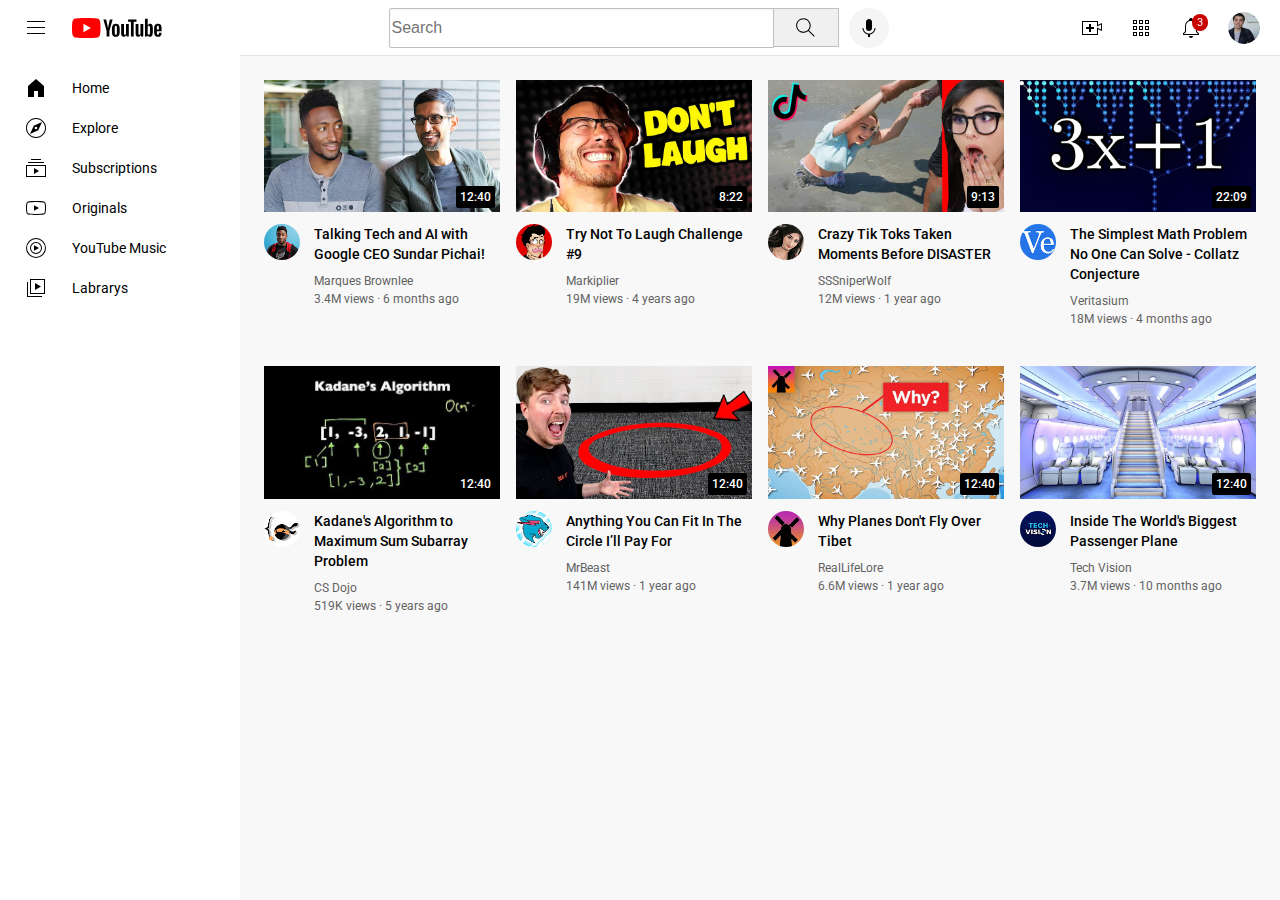
<file: index.html>
<!DOCTYPE html>
<html lang="en">

<head>
  <meta charset="UTF-8">
  <meta name="viewport" content="width=device-width, initial-scale=1.0">
  <title>First-website</title>
  <link rel="preconnect" href="https://fonts.googleapis.com">
  <link rel="preconnect" href="https://fonts.gstatic.com" crossorigin>
  <link href="https://fonts.googleapis.com/css2?family=Roboto:ital,wght@0,100..900;1,100..900&display=swap"
    rel="stylesheet">
  <link rel="stylesheet" href="styles/header.css">
  <link rel="stylesheet" href="styles/general.css">
  <link rel="stylesheet" href="styles/sidebar.css">
  <link rel="stylesheet" href="styles/video.css">
</head>

<body>
  <header class="header">
    <div class="left-section">
      <img class="hamburger-menu" src="icons/hamburger-menu.svg" alt="">
      <img class="youtube-logo" src="icons/youtube-logo.svg" alt="">
    </div>

    <div class="middle-section">
      <input class="search-bar" type="text" placeholder="Search">
      <button class="search-button">
        <img class="search-icon" src="icons/search.svg" alt="">
        <div class="tooltip">Search</div>
      </button>
      <button class="voice-search-button">
        <img class="voice-search-icon" src="icons/voice-search-icon.svg" alt="">
        <div class="tooltip">Search width your voice</div>
      </button>
    </div>

    <div class="right-section">
      <div class="upload-icon-container">
        <img class="upload-icon" src="icons/upload.svg" alt="">
        <div class="tooltip">Create</div>
      </div>

      <div class="youtube-apps-icon-container">
        <img class="youtube-apps-icon" src="icons/youtube-apps.svg" alt="">
        <div class="tooltip">YouTube Apps</div>
      </div>

      <div class="notifications-icon-container">
        <img class="notifications-icon" src="icons/notifications.svg" alt="">
        <div class="notifications-count">3</div>
        <div class="tooltip">Notifications</div>
      </div>

      <img class="current-user-picture" src="channel-pictures/my-channel.jpeg" alt="">
    </div>
  </header>

  <nav class="sidebar">
    <div class="sidebar-link">
      <img src="icons/home.svg" alt="">
      <div>Home</div>
    </div>
    <div class="sidebar-link">
      <img src="icons/explore.svg" alt="">
      <div>Explore</div>
    </div>
    <div class="sidebar-link">
      <img src="icons/subscriptions.svg" alt="">
      <div>Subscriptions</div>
    </div>
    <div class="sidebar-link">
      <img src="icons/originals.svg" alt="">
      <div>Originals</div>
    </div>
    <div class="sidebar-link">
      <img src="icons/youtube-music.svg" alt="">
      <div>YouTube Music</div>
    </div>
    <div class="sidebar-link">
      <img src="icons/library.svg" alt="">
      <div>Labrarys</div>
    </div>
  </nav>

  <main>
    <section class="video-grid">
      <div class="video-preview">
        <div class="thumbnail-row">
          <a class="video-link" href="https://www.youtube.com/watch?v=n2RNcPRtAiY">
            <img class="thumbnail" src="thumbnails/thumbnail-1.webp" alt="">
          </a>
          <div class="video-time">12:40</div>
        </div>
        <div class="video-info-grid">
          <div class="channel-picture">
            <div class="profile-picture-container">
              <a class="video-link" href="https://www.youtube.com/watch?v=n2RNcPRtAiY">
                <img class="profile-picture" src="channel-pictures/channel-1.jpeg" alt="">
              </a>
              <div class="channel-tooltip">
                <img class="channel-tooltip-picture" src="channel-pictures/channel-1.jpeg" alt="">
                <div>
                  <div class="channel-tooltip-name">
                    Marques Brownlee
                  </div>
                  <div class="channel-tooltip-stats">
                    15M Subscribers
                  </div>
                </div>
              </div>
            </div>
          </div>
          <div class="video-info">
            <p class="video-title">
              <a class="video-link" href="https://www.youtube.com/watch?v=n2RNcPRtAiY">
                Talking Tech and AI with Google CEO Sundar Pichai!
              </a>
            </p>
            <p class="video-author">
              Marques Brownlee
            </p>
            <p class="video-stats">
              3.4M views · 6 months ago
            </p>
          </div>
        </div>
      </div>
      <div class="video-preview">
        <div class="thumbnail-row">
          <a class="video-link" href="https://www.youtube.com/watch?v=mP0RAo9SKZk">
            <img class="thumbnail" src="thumbnails/thumbnail-2.webp" alt="">
          </a>
          <div class="video-time">8:22</div>
        </div>
        <div class="video-info-grid">
          <div class="channel-picture">
            <div class="profile-picture-container">
              <a class="video-link" href="https://www.youtube.com/watch?v=mP0RAo9SKZk">
                <img class="profile-picture" src="channel-pictures/channel-2.jpeg" alt="">
              </a>
              <div class="channel-tooltip">
                <img class="channel-tooltip-picture" src="channel-pictures/channel-2.jpeg" alt="">
                <div>
                  <div class="channel-tooltip-name">
                    Markiplier
                  </div>
                  <div class="channel-tooltip-stats">
                    13M Subscribers
                  </div>
                </div>
              </div>
            </div>
          </div>
          <div class="video-info">
            <p class="video-title">
              <a class="video-link" href="https://www.youtube.com/watch?v=mP0RAo9SKZk">
                Try Not To Laugh Challenge #9
              </a>
            </p>
            <p class="video-author">
              Markiplier
            </p>
            <p class="video-stats">
              19M views · 4 years ago
            </p>
          </div>
        </div>
      </div>
      <div class="video-preview">
        <div class="thumbnail-row">
          <a class="video-link" href="https://www.youtube.com/watch?v=FgjPQQeTh1w">
            <img class="thumbnail" src="thumbnails/thumbnail-3.webp" alt="">
          </a>
          <div class="video-time">9:13</div>
        </div>
        <div class="video-info-grid">
          <div class="channel-picture">
            <div class="profile-picture-container">
              <a class="video-link" href="https://www.youtube.com/watch?v=FgjPQQeTh1w">
                <img class="profile-picture" src="channel-pictures/channel-3.jpeg" alt="">
              </a>
              <div class="channel-tooltip">
                <img class="channel-tooltip-picture" src="channel-pictures/channel-3.jpeg" alt="">
                <div>
                  <div class="channel-tooltip-name">
                    SSSniperWolf
                  </div>
                  <div class="channel-tooltip-stats">
                    14M Subscribers
                  </div>
                </div>
              </div>
            </div>
          </div>
          <div class="video-info">
            <p class="video-title">
              <a class="video-link" href="https://www.youtube.com/watch?v=FgjPQQeTh1w">
                Crazy Tik Toks Taken Moments Before DISASTER
              </a>
            </p>
            <p class="video-author">
              SSSniperWolf
            </p>
            <p class="video-stats">
              12M views · 1 year ago
            </p>
          </div>
        </div>
      </div>
      <div class="video-preview">
        <div class="thumbnail-row">
          <a class="video-link" href="https://www.youtube.com/watch?v=094y1Z2wpJg">
            <img class="thumbnail" src="thumbnails/thumbnail-4.webp" alt="">
          </a>
          <div class="video-time">22:09</div>
        </div>
        <div class="video-info-grid">
          <div class="channel-picture">
            <div class="profile-picture-container">
              <a class="video-link" href="https://www.youtube.com/watch?v=094y1Z2wpJg">
                <img class="profile-picture" src="channel-pictures/channel-4.jpeg" alt="">
              </a>
              <div class="channel-tooltip">
                <img class="channel-tooltip-picture" src="channel-pictures/channel-4.jpeg" alt="">
                <div>
                  <div class="channel-tooltip-name">
                    Veritasium
                  </div>
                  <div class="channel-tooltip-stats">
                    18M Subscribers
                  </div>
                </div>
              </div>
            </div>
          </div>
          <div class="video-info">
            <p class="video-title">
              <a class="video-link" href="https://www.youtube.com/watch?v=094y1Z2wpJg">
                The Simplest Math Problem No One Can Solve - Collatz Conjecture
              </a>
            </p>
            <p class="video-author">
              Veritasium
            </p>
            <p class="video-stats">
              18M views · 4 months ago
            </p>
          </div>
        </div>
      </div>
      <div class="video-preview">
        <div class="thumbnail-row">
          <a class="video-link" href="https://www.youtube.com/watch?v=86CQq3pKSUw">
            <img class="thumbnail" src="thumbnails/thumbnail-5.webp" alt="">
          </a>
          <div class="video-time">12:40</div>
        </div>
        <div class="video-info-grid">
          <div class="channel-picture">
            <div class="profile-picture-container">
              <a class="video-link" href="https://www.youtube.com/watch?v=86CQq3pKSUw">
                <img class="profile-picture" src="channel-pictures/channel-5.jpeg" alt="">
              </a>
              <div class="channel-tooltip">
                <img class="channel-tooltip-picture" src="channel-pictures/channel-5.jpeg" alt="">
                <div>
                  <div class="channel-tooltip-name">
                    CS Dojo
                  </div>
                  <div class="channel-tooltip-stats">
                    5M Subscribers
                  </div>
                </div>
              </div>
            </div>
          </div>
          <div class="video-info">
            <p class="video-title">
              <a class="video-link" href="https://www.youtube.com/watch?v=86CQq3pKSUw">
                Kadane's Algorithm to Maximum Sum Subarray Problem
              </a>
            </p>
            <p class="video-author">
              CS Dojo
            </p>
            <p class="video-stats">
              519K views · 5 years ago
            </p>
          </div>
        </div>
      </div>
      <div class="video-preview">
        <div class="thumbnail-row"> 
          <a class="video-link" href="https://www.youtube.com/watch?v=yXWw0_UfSFg">
            <img class="thumbnail" src="thumbnails/thumbnail-6.webp" alt="">
          </a>
          <div class="video-time">12:40</div>
        </div>
        <div class="video-info-grid">
          <div class="channel-picture">
            <div class="profile-picture-container">
              <a class="video-link" href="https://www.youtube.com/watch?v=yXWw0_UfSFg">
                <img class="profile-picture" src="channel-pictures/channel-6.jpeg" alt="">
              </a>
              <div class="channel-tooltip">
                <img class="channel-tooltip-picture" src="channel-pictures/channel-6.jpeg" alt="">
                <div>
                  <div class="channel-tooltip-name">
                    MrBeast
                  </div>
                  <div class="channel-tooltip-stats">
                    15M Subscribers
                  </div>
                </div>
              </div>
            </div>
          </div>
          <div class="video-info">
            <p class="video-title">
              <a class="video-link" href="https://www.youtube.com/watch?v=yXWw0_UfSFg">
                Anything You Can Fit In The Circle I’ll Pay For
              </a>
            </p>
            <p class="video-author">
              MrBeast
            </p>
            <p class="video-stats">
              141M views · 1 year ago
            </p>
          </div>
        </div>
      </div>
      <div class="video-preview">
        <div class="thumbnail-row"> 
          <a class="video-link" href="https://www.youtube.com/watch?v=fNVa1qMbF9Y">
            <img class="thumbnail" src="thumbnails/thumbnail-7.webp" alt="">
          </a>
          <div class="video-time">12:40</div>
        </div>
        <div class="video-info-grid">
          <div class="channel-picture">
            <div class="profile-picture-container">
              <a class="video-link" href="https://www.youtube.com/watch?v=fNVa1qMbF9Y">
                <img class="profile-picture" src="channel-pictures/channel-7.jpeg" alt="">
              </a>
              <div class="channel-tooltip">
                <img class="channel-tooltip-picture" src="channel-pictures/channel-7.jpeg" alt="">
                <div>
                  <div class="channel-tooltip-name">
                    RealLifeLore
                  </div>
                  <div class="channel-tooltip-stats">
                    15M Subscribers
                  </div>
                </div>
              </div>
            </div>
          </div>
          <div class="video-info">
            <p class="video-title">
              <a class="video-link" href="https://www.youtube.com/watch?v=fNVa1qMbF9Y">
                Why Planes Don't Fly Over Tibet
              </a>
            </p>
            <p class="video-author">
              RealLifeLore
            </p>
            <p class="video-stats">
              6.6M views · 1 year ago
            </p>
          </div>
        </div>
      </div>
      <div class="video-preview">
        <div class="thumbnail-row"> 
          <a class="video-link" href="https://www.youtube.com/watch?v=lFm4EM1juls">
            <img class="thumbnail" src="thumbnails/thumbnail-8.webp" alt="">
          </a>
          <div class="video-time">12:40</div>
        </div>
        <div class="video-info-grid">
          <div class="channel-picture">
            <div class="profile-picture-container">
              <a class="video-link" href="https://www.youtube.com/watch?v=lFm4EM1juls">
                <img class="profile-picture" src="channel-pictures/channel-8.jpeg" alt="">
              </a>
              <div class="channel-tooltip">
                <img class="channel-tooltip-picture" src="channel-pictures/channel-8.jpeg" alt="">
                <div>
                  <div class="channel-tooltip-name">
                    Tech Vision
                  </div>
                  <div class="channel-tooltip-stats">
                    45M Subscribers
                  </div>
                </div>
              </div>
            </div>
          </div>
          <div class="video-info">
            <p class="video-title">
              <a class="video-link" href="https://www.youtube.com/watch?v=lFm4EM1juls">
                Inside The World's Biggest Passenger Plane
              </a>
            </p>
            <p class="video-author">
              Tech Vision
            </p>
            <p class="video-stats">
              3.7M views · 10 months ago
            </p>
          </div>
        </div>
      </div>
      
    </section>
  </main>
</body>

</html>
</file>
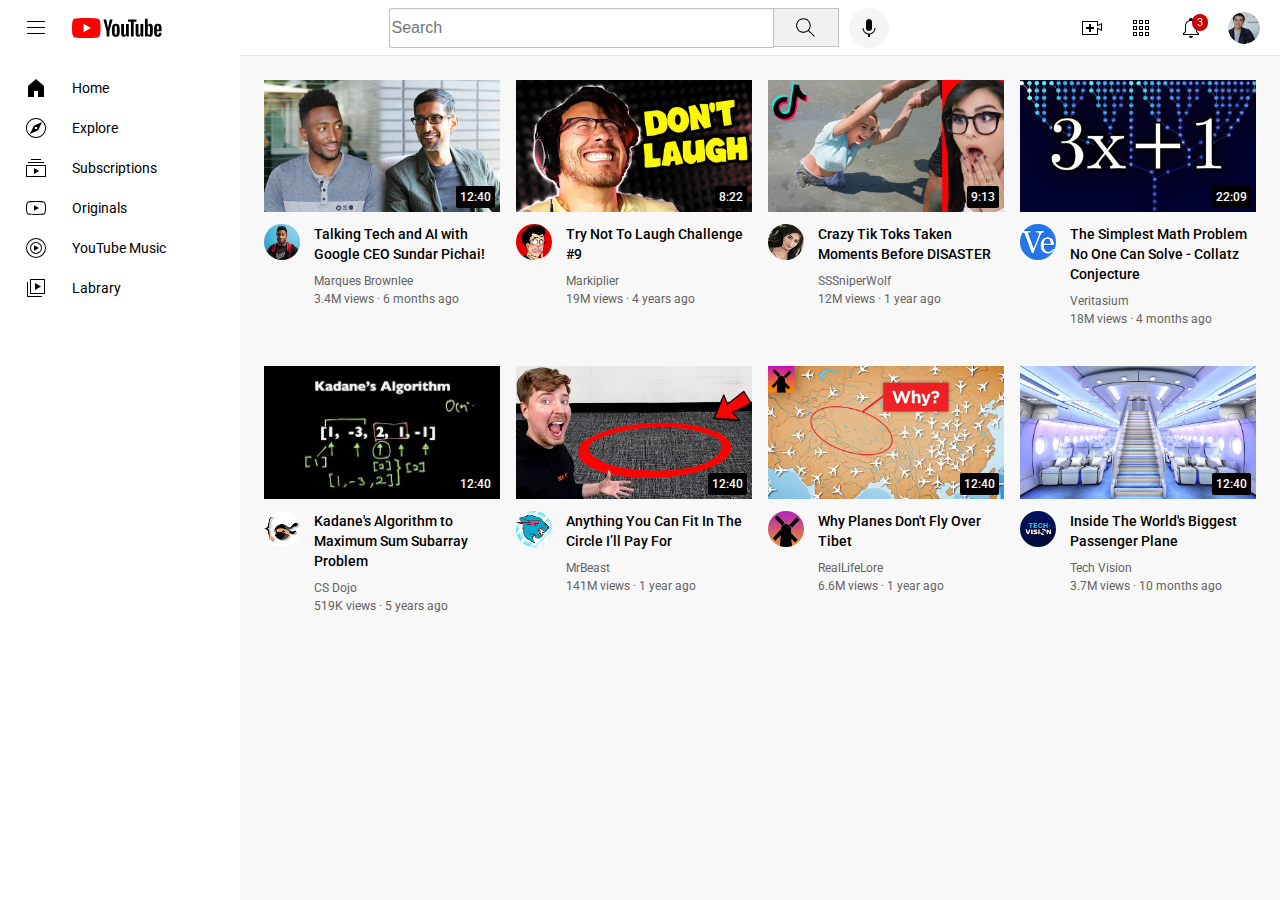
<file: youtube.html>
<!DOCTYPE html>
<html lang="en">

<head>
  <meta charset="UTF-8">
  <meta name="viewport" content="width=device-width, initial-scale=1.0">
  <title>Document</title>
  <link rel="preconnect" href="https://fonts.googleapis.com">
  <link rel="preconnect" href="https://fonts.gstatic.com" crossorigin>
  <link href="https://fonts.googleapis.com/css2?family=Roboto:ital,wght@0,100..900;1,100..900&display=swap"
    rel="stylesheet">
  <link rel="stylesheet" href="styles/header.css">
  <link rel="stylesheet" href="styles/general.css">
  <link rel="stylesheet" href="styles/sidebar.css">
  <link rel="stylesheet" href="styles/video.css">
</head>

<body>
  <header class="header">
    <div class="left-section">
      <img class="hamburger-menu" src="icons/hamburger-menu.svg" alt="">
      <img class="youtube-logo" src="icons/youtube-logo.svg" alt="">
    </div>

    <div class="middle-section">
      <input class="search-bar" type="text" placeholder="Search">
      <button class="search-button">
        <img class="search-icon" src="icons/search.svg" alt="">
        <div class="tooltip">Search</div>
      </button>
      <button class="voice-search-button">
        <img class="voice-search-icon" src="icons/voice-search-icon.svg" alt="">
        <div class="tooltip">Search width your voice</div>
      </button>
    </div>

    <div class="right-section">
      <div class="upload-icon-container">
        <img class="upload-icon" src="icons/upload.svg" alt="">
        <div class="tooltip">Create</div>
      </div>

      <div class="youtube-apps-icon-container">
        <img class="youtube-apps-icon" src="icons/youtube-apps.svg" alt="">
        <div class="tooltip">YouTube Apps</div>
      </div>

      <div class="notifications-icon-container">
        <img class="notifications-icon" src="icons/notifications.svg" alt="">
        <div class="notifications-count">3</div>
        <div class="tooltip">Notifications</div>
      </div>

      <img class="current-user-picture" src="channel-pictures/my-channel.jpeg" alt="">
    </div>
  </header>

  <nav class="sidebar">
    <div class="sidebar-link">
      <img src="icons/home.svg" alt="">
      <div>Home</div>
    </div>
    <div class="sidebar-link">
      <img src="icons/explore.svg" alt="">
      <div>Explore</div>
    </div>
    <div class="sidebar-link">
      <img src="icons/subscriptions.svg" alt="">
      <div>Subscriptions</div>
    </div>
    <div class="sidebar-link">
      <img src="icons/originals.svg" alt="">
      <div>Originals</div>
    </div>
    <div class="sidebar-link">
      <img src="icons/youtube-music.svg" alt="">
      <div>YouTube Music</div>
    </div>
    <div class="sidebar-link">
      <img src="icons/library.svg" alt="">
      <div>Labrary</div>
    </div>
  </nav>

  <main>
    <section class="video-grid">
      <div class="video-preview">
        <div class="thumbnail-row">
          <a class="video-link" href="https://www.youtube.com/watch?v=n2RNcPRtAiY">
            <img class="thumbnail" src="thumbnails/thumbnail-1.webp" alt="">
          </a>
          <div class="video-time">12:40</div>
        </div>
        <div class="video-info-grid">
          <div class="channel-picture">
            <div class="profile-picture-container">
              <a class="video-link" href="https://www.youtube.com/watch?v=n2RNcPRtAiY">
                <img class="profile-picture" src="channel-pictures/channel-1.jpeg" alt="">
              </a>
              <div class="channel-tooltip">
                <img class="channel-tooltip-picture" src="channel-pictures/channel-1.jpeg" alt="">
                <div>
                  <div class="channel-tooltip-name">
                    Marques Brownlee
                  </div>
                  <div class="channel-tooltip-stats">
                    15M Subscribers
                  </div>
                </div>
              </div>
            </div>
          </div>
          <div class="video-info">
            <p class="video-title">
              <a class="video-link" href="https://www.youtube.com/watch?v=n2RNcPRtAiY">
                Talking Tech and AI with Google CEO Sundar Pichai!
              </a>
            </p>
            <p class="video-author">
              Marques Brownlee
            </p>
            <p class="video-stats">
              3.4M views · 6 months ago
            </p>
          </div>
        </div>
      </div>
      <div class="video-preview">
        <div class="thumbnail-row">
          <a class="video-link" href="https://www.youtube.com/watch?v=mP0RAo9SKZk">
            <img class="thumbnail" src="thumbnails/thumbnail-2.webp" alt="">
          </a>
          <div class="video-time">8:22</div>
        </div>
        <div class="video-info-grid">
          <div class="channel-picture">
            <div class="profile-picture-container">
              <a class="video-link" href="https://www.youtube.com/watch?v=mP0RAo9SKZk">
                <img class="profile-picture" src="channel-pictures/channel-2.jpeg" alt="">
              </a>
              <div class="channel-tooltip">
                <img class="channel-tooltip-picture" src="channel-pictures/channel-2.jpeg" alt="">
                <div>
                  <div class="channel-tooltip-name">
                    Markiplier
                  </div>
                  <div class="channel-tooltip-stats">
                    13M Subscribers
                  </div>
                </div>
              </div>
            </div>
          </div>
          <div class="video-info">
            <p class="video-title">
              <a class="video-link" href="https://www.youtube.com/watch?v=mP0RAo9SKZk">
                Try Not To Laugh Challenge #9
              </a>
            </p>
            <p class="video-author">
              Markiplier
            </p>
            <p class="video-stats">
              19M views · 4 years ago
            </p>
          </div>
        </div>
      </div>
      <div class="video-preview">
        <div class="thumbnail-row">
          <a class="video-link" href="https://www.youtube.com/watch?v=FgjPQQeTh1w">
            <img class="thumbnail" src="thumbnails/thumbnail-3.webp" alt="">
          </a>
          <div class="video-time">9:13</div>
        </div>
        <div class="video-info-grid">
          <div class="channel-picture">
            <div class="profile-picture-container">
              <a class="video-link" href="https://www.youtube.com/watch?v=FgjPQQeTh1w">
                <img class="profile-picture" src="channel-pictures/channel-3.jpeg" alt="">
              </a>
              <div class="channel-tooltip">
                <img class="channel-tooltip-picture" src="channel-pictures/channel-3.jpeg" alt="">
                <div>
                  <div class="channel-tooltip-name">
                    SSSniperWolf
                  </div>
                  <div class="channel-tooltip-stats">
                    14M Subscribers
                  </div>
                </div>
              </div>
            </div>
          </div>
          <div class="video-info">
            <p class="video-title">
              <a class="video-link" href="https://www.youtube.com/watch?v=FgjPQQeTh1w">
                Crazy Tik Toks Taken Moments Before DISASTER
              </a>
            </p>
            <p class="video-author">
              SSSniperWolf
            </p>
            <p class="video-stats">
              12M views · 1 year ago
            </p>
          </div>
        </div>
      </div>
      <div class="video-preview">
        <div class="thumbnail-row">
          <a class="video-link" href="https://www.youtube.com/watch?v=094y1Z2wpJg">
            <img class="thumbnail" src="thumbnails/thumbnail-4.webp" alt="">
          </a>
          <div class="video-time">22:09</div>
        </div>
        <div class="video-info-grid">
          <div class="channel-picture">
            <div class="profile-picture-container">
              <a class="video-link" href="https://www.youtube.com/watch?v=094y1Z2wpJg">
                <img class="profile-picture" src="channel-pictures/channel-4.jpeg" alt="">
              </a>
              <div class="channel-tooltip">
                <img class="channel-tooltip-picture" src="channel-pictures/channel-4.jpeg" alt="">
                <div>
                  <div class="channel-tooltip-name">
                    Veritasium
                  </div>
                  <div class="channel-tooltip-stats">
                    18M Subscribers
                  </div>
                </div>
              </div>
            </div>
          </div>
          <div class="video-info">
            <p class="video-title">
              <a class="video-link" href="https://www.youtube.com/watch?v=094y1Z2wpJg">
                The Simplest Math Problem No One Can Solve - Collatz Conjecture
              </a>
            </p>
            <p class="video-author">
              Veritasium
            </p>
            <p class="video-stats">
              18M views · 4 months ago
            </p>
          </div>
        </div>
      </div>
      <div class="video-preview">
        <div class="thumbnail-row">
          <a class="video-link" href="https://www.youtube.com/watch?v=86CQq3pKSUw">
            <img class="thumbnail" src="thumbnails/thumbnail-5.webp" alt="">
          </a>
          <div class="video-time">12:40</div>
        </div>
        <div class="video-info-grid">
          <div class="channel-picture">
            <div class="profile-picture-container">
              <a class="video-link" href="https://www.youtube.com/watch?v=86CQq3pKSUw">
                <img class="profile-picture" src="channel-pictures/channel-5.jpeg" alt="">
              </a>
              <div class="channel-tooltip">
                <img class="channel-tooltip-picture" src="channel-pictures/channel-5.jpeg" alt="">
                <div>
                  <div class="channel-tooltip-name">
                    CS Dojo
                  </div>
                  <div class="channel-tooltip-stats">
                    5M Subscribers
                  </div>
                </div>
              </div>
            </div>
          </div>
          <div class="video-info">
            <p class="video-title">
              <a class="video-link" href="https://www.youtube.com/watch?v=86CQq3pKSUw">
                Kadane's Algorithm to Maximum Sum Subarray Problem
              </a>
            </p>
            <p class="video-author">
              CS Dojo
            </p>
            <p class="video-stats">
              519K views · 5 years ago
            </p>
          </div>
        </div>
      </div>
      <div class="video-preview">
        <div class="thumbnail-row"> 
          <a class="video-link" href="https://www.youtube.com/watch?v=yXWw0_UfSFg">
            <img class="thumbnail" src="thumbnails/thumbnail-6.webp" alt="">
          </a>
          <div class="video-time">12:40</div>
        </div>
        <div class="video-info-grid">
          <div class="channel-picture">
            <div class="profile-picture-container">
              <a class="video-link" href="https://www.youtube.com/watch?v=yXWw0_UfSFg">
                <img class="profile-picture" src="channel-pictures/channel-6.jpeg" alt="">
              </a>
              <div class="channel-tooltip">
                <img class="channel-tooltip-picture" src="channel-pictures/channel-6.jpeg" alt="">
                <div>
                  <div class="channel-tooltip-name">
                    MrBeast
                  </div>
                  <div class="channel-tooltip-stats">
                    15M Subscribers
                  </div>
                </div>
              </div>
            </div>
          </div>
          <div class="video-info">
            <p class="video-title">
              <a class="video-link" href="https://www.youtube.com/watch?v=yXWw0_UfSFg">
                Anything You Can Fit In The Circle I’ll Pay For
              </a>
            </p>
            <p class="video-author">
              MrBeast
            </p>
            <p class="video-stats">
              141M views · 1 year ago
            </p>
          </div>
        </div>
      </div>
      <div class="video-preview">
        <div class="thumbnail-row"> 
          <a class="video-link" href="https://www.youtube.com/watch?v=fNVa1qMbF9Y">
            <img class="thumbnail" src="thumbnails/thumbnail-7.webp" alt="">
          </a>
          <div class="video-time">12:40</div>
        </div>
        <div class="video-info-grid">
          <div class="channel-picture">
            <div class="profile-picture-container">
              <a class="video-link" href="https://www.youtube.com/watch?v=fNVa1qMbF9Y">
                <img class="profile-picture" src="channel-pictures/channel-7.jpeg" alt="">
              </a>
              <div class="channel-tooltip">
                <img class="channel-tooltip-picture" src="channel-pictures/channel-7.jpeg" alt="">
                <div>
                  <div class="channel-tooltip-name">
                    RealLifeLore
                  </div>
                  <div class="channel-tooltip-stats">
                    15M Subscribers
                  </div>
                </div>
              </div>
            </div>
          </div>
          <div class="video-info">
            <p class="video-title">
              <a class="video-link" href="https://www.youtube.com/watch?v=fNVa1qMbF9Y">
                Why Planes Don't Fly Over Tibet
              </a>
            </p>
            <p class="video-author">
              RealLifeLore
            </p>
            <p class="video-stats">
              6.6M views · 1 year ago
            </p>
          </div>
        </div>
      </div>
      <div class="video-preview">
        <div class="thumbnail-row"> 
          <a class="video-link" href="https://www.youtube.com/watch?v=lFm4EM1juls">
            <img class="thumbnail" src="thumbnails/thumbnail-8.webp" alt="">
          </a>
          <div class="video-time">12:40</div>
        </div>
        <div class="video-info-grid">
          <div class="channel-picture">
            <div class="profile-picture-container">
              <a class="video-link" href="https://www.youtube.com/watch?v=lFm4EM1juls">
                <img class="profile-picture" src="channel-pictures/channel-8.jpeg" alt="">
              </a>
              <div class="channel-tooltip">
                <img class="channel-tooltip-picture" src="channel-pictures/channel-8.jpeg" alt="">
                <div>
                  <div class="channel-tooltip-name">
                    Tech Vision
                  </div>
                  <div class="channel-tooltip-stats">
                    45M Subscribers
                  </div>
                </div>
              </div>
            </div>
          </div>
          <div class="video-info">
            <p class="video-title">
              <a class="video-link" href="https://www.youtube.com/watch?v=lFm4EM1juls">
                Inside The World's Biggest Passenger Plane
              </a>
            </p>
            <p class="video-author">
              Tech Vision
            </p>
            <p class="video-stats">
              3.7M views · 10 months ago
            </p>
          </div>
        </div>
      </div>
      
    </section>
  </main>
</body>

</html>
</file>
<file: styles/header.css>
.header {
  height: 55px;

  position: fixed;
  top: 0;
  left: 0;
  right: 0;
  z-index: 100;

  display: flex;
  align-items: center;
  justify-content: space-between;

  border-bottom: 1px solid rgb(228, 228, 228);
  background-color: white;
}

.left-section {
  display: flex;
  align-items: center;
}

.hamburger-menu {
  height: 24px;
  margin-left: 24px;
  margin-right: 24px;
  cursor: pointer;
}

.youtube-logo {
  height: 20px;
}

.middle-section {
  flex: 1;
  margin-left: 70px;
  margin-right: 35px;
  max-width: 500px;
  display: flex;
  align-items: center;
}

.search-bar {
  flex: 1;
  height: 36px;
  border-top-left-radius: 2px;
  border-bottom-left-radius: 2px;
  font-size: 16px;
  border: 1px solid rgb(192, 192, 192);
  box-shadow: inset 0 1px 2px rgba(0, 0, 0, 0.05);
  width: 0;
}

.search-button {
  width: 66px;
  height: 39.5px;
  margin-left: -1px;
  margin-right: 10px;
  border: 1px solid rgb(192, 192, 192);
  background-color: rgb(240, 240, 240);
  cursor: pointer;
}

.search-icon {
  height: 25px;
}

.voice-search-button {
  width: 40px;
  height: 40px;
  border-radius: 20px;
  border: none;
  background-color: rgb(245, 245, 245);
  cursor: pointer;
}

.voice-search-icon {
  height: 24px;
}

.right-section {
  width: 180px;
  margin-right: 20px;
  display: flex;
  align-items: center;
  justify-content: space-between;
  flex-shrink: 0;
}

.upload-icon {
  height: 24px;
  cursor: pointer;
}

.youtube-apps-icon {
  height: 24px;
  cursor: pointer;
}

.notifications-icon {
  height: 24px;
  cursor: pointer;
}

.current-user-picture {
  height: 32px;
  border-radius: 16px;
  cursor: pointer;
}

.search-button,
.voice-search-button,
.upload-icon-container,
.youtube-apps-icon-container,
.notifications-icon-container {
  position: relative;
  display: flex;
  align-items: center;
  justify-content: center;
}

.search-button .tooltip,
.voice-search-button .tooltip,
.upload-icon-container .tooltip,
.youtube-apps-icon-container .tooltip,
.notifications-icon-container .tooltip {
  position: absolute;
  bottom: -50px;
  background-color: rgba(97, 97, 97, 0.9);
  padding: 8px;
  border-radius: 4px;
  font-size: 12px;
  color: white;
  opacity: 0;
  transition: opacity 0.15s;
  white-space: nowrap;
  pointer-events: none;
}

.search-button:hover .tooltip,
.voice-search-button:hover .tooltip,
.upload-icon-container:hover .tooltip,
.youtube-apps-icon-container:hover .tooltip,
.notifications-icon-container:hover .tooltip {
  opacity: 1;
}

.notifications-count {
  position: absolute;;
  padding: 2px 5px;
  border-radius: 10px;
  top: -2px;
  right: -5px;
  font-size: 11px;
  color: white;
  background-color: rgb(200, 0, 0)
}
</file>
<file: styles/general.css>
p {
  margin-top: 0;
  margin-bottom: 0;
}

body {
  margin: 0;
  padding-top: 80px;
  padding-left: 96px;
  padding-right: 24px;
  background-color: rgb(248, 248, 248);
  font-family: Roboto, Arial;
}
</file>
<file: styles/sidebar.css>
@media (max-width: 1200px) {
  .sidebar {
    position: fixed;
    top: 55px;
    left: 0;
    bottom: 0;
    width: 72px;
    background-color: white;
    padding-top: 5px;
    z-index: 200;
  }
  
  .sidebar-link {
    display: flex;
    align-items: center;
    justify-content: center;
    flex-direction: column;
    cursor: pointer;
    height: 74px;
  }
  
  .sidebar-link:hover {
    background-color: rgb(233, 233, 233);
  }
  
  .sidebar-link img {
    height: 24px;
    margin-bottom: 4px;
  }
  
  .sidebar-link div {
    font-size: 10px;
  }
}

@media (min-width: 1201px) {
  .sidebar {
    position: fixed;
    top: 55px;
    left: 0;
    bottom: 0;
    width: 240px;
    background-color: white;
    padding-top: 13px;
    z-index: 200;
  }
  
  .sidebar-link {
    display: flex;
    align-items: center;
    cursor: pointer;
    padding: 8px 24px;
  }
  
  .sidebar-link:hover {
    background-color: rgb(233, 233, 233);
  }
  
  .sidebar-link img {
    height: 24px;
    margin-right: 24px;
  }
  
  .sidebar-link div {
    font-size: 14px;
  }

  body {
    margin-left: 168px;
  }
}
</file>
<file: styles/video.css>
.video-grid {
  display: grid;
  grid-template-columns: 1fr 1fr 1fr;
  column-gap: 16px;
  row-gap: 40px;
}

.thumbnail-row {
  margin-bottom: 8px;
  position: relative;
}

.thumbnail {
  width: 100%;
}

.video-time {
  position: absolute;
  bottom: 8px;
  right: 5px;
  background-color: black;
  color: white;
  padding: 4px;
  border-radius: 2px;
  font-size: 12px;
  font-weight: 500;
}

.video-info-grid {
  display: grid;
  grid-template-columns: 50px 1fr;
}

.profile-picture {
  height: 36px;
  border-radius: 50px;
}

.video-title {
  font-size: 14px;
  font-weight: 500;
  margin-bottom: 10px;
  line-height: 20px;
}

.video-author,
.video-stats {
  font-size: 12px;
  color: rgb(98, 98, 98);
}

.video-author {
  margin-bottom: 4px;
}

@media (max-width: 750px) {
  .video-grid {
    grid-template-columns: 1fr 1fr;
  }
}

@media (min-width: 751px) and (max-width: 999px) {
  .video-grid {
    grid-template-columns: 1fr 1fr 1fr;
  }
}


@media (min-width: 1000px) {
  .video-grid {
    grid-template-columns: 1fr 1fr 1fr 1fr;
  }
}

.video-link {
  text-decoration: none;
  color: black;
}

.profile-picture-container {
  position: relative;
}

.channel-tooltip {
  display: flex;
  align-items: center;
  background-color: white;
  border: none;
  border-radius: 6px;
  padding: 12px;
  box-shadow: 2px 3px 10px rgba(0, 0, 0, 0.3);

  position: absolute;
  top: 40px;
  width: 200px;
  
  opacity: 0;
  transition: opacity 0.15s;
  pointer-events: none;
  z-index: 300;
}

.profile-picture-container:hover .channel-tooltip {
  opacity: 1;
}

.channel-tooltip-picture {
  width: 50px;
  height: 50px;
  border-radius: 25px;
  margin-right: 8px;
}

.channel-tooltip-name {
  font-weight: bold;
  margin-bottom: 4px;
}

.channel-tooltip-stats {
  color: rgb(96, 96, 96);
  font-size: 14px;
}
</file>
